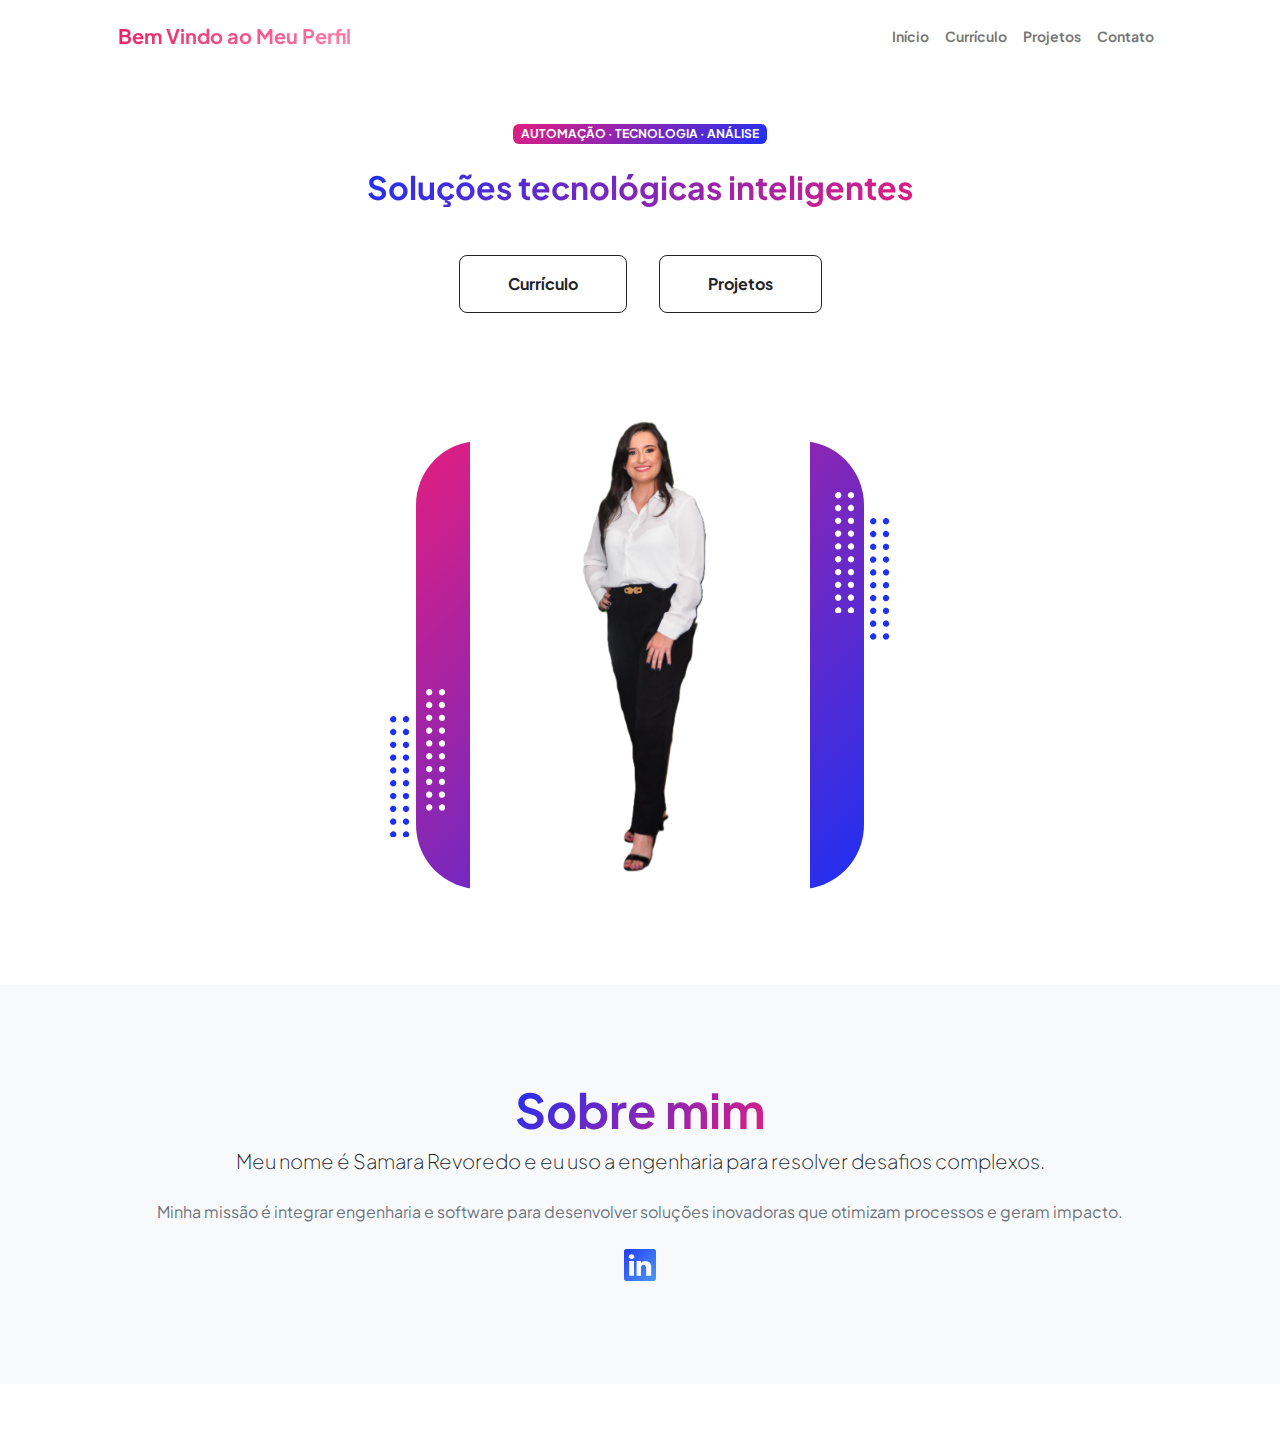
<file: index.html>
<!DOCTYPE html>
<html lang="en">
    <head>
        <meta charset="utf-8" />
        <meta name="viewport" content="width=device-width, initial-scale=1, shrink-to-fit=no" />
        <meta name="description" content="" />
        <meta name="author" content="" />
        <title>Minha página profissional</title>
        <!-- Favicon-->
        <link rel="icon" type="image/x-icon" href="assets/favicon.ico" />
        <!-- Custom Google font-->
        <link rel="preconnect" href="https://fonts.googleapis.com" />
        <link rel="preconnect" href="https://fonts.gstatic.com" crossorigin />
        <link href="https://fonts.googleapis.com/css2?family=Plus+Jakarta+Sans:wght@100;200;300;400;500;600;700;800;900&amp;display=swap" rel="stylesheet" />
        <!-- Bootstrap icons-->
        <link href="https://cdn.jsdelivr.net/npm/bootstrap-icons@1.8.1/font/bootstrap-icons.css" rel="stylesheet" />
        <!-- Core theme CSS (includes Bootstrap)-->
        <link href="css/styles.css" rel="stylesheet" />
    </head>
    <body class="d-flex flex-column h-100">
        <main class="flex-shrink-0">
            <!-- Navigation-->
            <nav class="navbar navbar-expand-lg navbar-light bg-white py-3">
                <div class="container px-5">
                    <a class="navbar-brand" href="index.html"><span class="fw-bolder text-gradient">Bem Vindo ao Meu Perfil</span></a>
                    <button class="navbar-toggler" type="button" data-bs-toggle="collapse" data-bs-target="#navbarSupportedContent" aria-controls="navbarSupportedContent" aria-expanded="false" aria-label="Toggle navigation"><span class="navbar-toggler-icon"></span></button>
                    <div class="collapse navbar-collapse" id="navbarSupportedContent">
                        <ul class="navbar-nav ms-auto mb-2 mb-lg-0 small fw-bolder">
                            <li class="nav-item"><a class="nav-link" href="index.html">Início</a></li>
                            <li class="nav-item"><a class="nav-link" href="resume.html">Currículo</a></li>
                            <li class="nav-item"><a class="nav-link" href="projects.html">Projetos</a></li>
                            <li class="nav-item"><a class="nav-link" href="contact.html">Contato</a></li>
                        </ul>
                    </div>
                </div>
            </nav>
            <!-- Header-->
            <header class="py-5">
                <div class="container px-5 pb-5">
                    <div class="row gx-5 align-items-center">
                        <div class="col-xxl-5">
                            <!-- Header text content-->
                            <div class="text-center text-xxl-start">
                                <div class="badge bg-gradient-primary-to-secondary text-white mb-4"><div class="text-uppercase">Automação &middot; Tecnologia &middot; Análise</div></div>
                                <h1 class="display-3 fw-bolder mb-5"><span class="text-gradient-secundary d-inline">Soluções tecnológicas inteligentes</span></h1>
                                <div class="d-grid gap-3 d-sm-flex justify-content-sm-center justify-content-xxl-start mb-3">
                                    <a class="btn btn-outline-dark btn-lg px-5 py-3 me-sm-3 fs-6 fw-bolder" href="resume.html">Currículo</a>
                                    <a class="btn btn-outline-dark btn-lg px-5 py-3 fs-6 fw-bolder" href="projects.html">Projetos</a>
                                </div>
                            </div>
                        </div>
                        <div class="col-xxl-7">
                            <!-- Header profile picture-->
                            <div class="d-flex justify-content-center mt-5 mt-xxl-0">
                                <div class="profile bg-gradient-primary-to-secondary">
                                    <!-- TIP: For best results, use a photo with a transparent background like the demo example below-->
                                    <!-- Watch a tutorial on how to do this on YouTube (link)-->
                                    <img class="profile-img" src="assets/profile.png" alt="..." />
                                    <div class="dots-1">
                                        <!-- SVG Dots-->
                                        <svg version="1.1" xmlns="http://www.w3.org/2000/svg" xmlns:xlink="http://www.w3.org/1999/xlink" x="0px" y="0px" viewBox="0 0 191.6 1215.4" style="enable-background: new 0 0 191.6 1215.4" xml:space="preserve">
                                            <g transform="translate(0.000000,1280.000000) scale(0.100000,-0.100000)">
                                                <path d="M227.7,12788.6c-105-35-200-141-222-248c-43-206,163-412,369-369c155,32,275,190,260,339c-11,105-90,213-190,262        C383.7,12801.6,289.7,12808.6,227.7,12788.6z"></path>
                                                <path d="M1507.7,12788.6c-151-50-253-216-222-362c25-119,136-230,254-255c194-41,395,142,375,339c-11,105-90,213-190,262        C1663.7,12801.6,1569.7,12808.6,1507.7,12788.6z"></path>
                                                <path d="M227.7,11508.6c-105-35-200-141-222-248c-43-206,163-412,369-369c155,32,275,190,260,339c-11,105-90,213-190,262        C383.7,11521.6,289.7,11528.6,227.7,11508.6z"></path>
                                                <path d="M1507.7,11508.6c-151-50-253-216-222-362c25-119,136-230,254-255c194-41,395,142,375,339c-11,105-90,213-190,262        C1663.7,11521.6,1569.7,11528.6,1507.7,11508.6z"></path>
                                                <path d="M227.7,10228.6c-105-35-200-141-222-248c-43-206,163-412,369-369c155,32,275,190,260,339c-11,105-90,213-190,262        C383.7,10241.6,289.7,10248.6,227.7,10228.6z"></path>
                                                <path d="M1507.7,10228.6c-105-35-200-141-222-248c-43-206,163-412,369-369c155,32,275,190,260,339c-11,105-90,213-190,262        C1663.7,10241.6,1569.7,10248.6,1507.7,10228.6z"></path>
                                                <path d="M227.7,8948.6c-105-35-200-141-222-248c-43-206,163-412,369-369c155,32,275,190,260,339c-11,105-90,213-190,262        C383.7,8961.6,289.7,8968.6,227.7,8948.6z"></path>
                                                <path d="M1507.7,8948.6c-105-35-200-141-222-248c-43-206,163-412,369-369c155,32,275,190,260,339c-11,105-90,213-190,262        C1663.7,8961.6,1569.7,8968.6,1507.7,8948.6z"></path>
                                                <path d="M227.7,7668.6c-105-35-200-141-222-248c-43-206,163-412,369-369c155,32,275,190,260,339c-11,105-90,213-190,262        C383.7,7681.6,289.7,7688.6,227.7,7668.6z"></path>
                                                <path d="M1507.7,7668.6c-105-35-200-141-222-248c-43-206,163-412,369-369c155,32,275,190,260,339c-11,105-90,213-190,262        C1663.7,7681.6,1569.7,7688.6,1507.7,7668.6z"></path>
                                                <path d="M227.7,6388.6c-105-35-200-141-222-248c-43-206,163-412,369-369c155,32,275,190,260,339c-11,105-90,213-190,262        C383.7,6401.6,289.7,6408.6,227.7,6388.6z"></path>
                                                <path d="M1507.7,6388.6c-105-35-200-141-222-248c-43-206,163-412,369-369c155,32,275,190,260,339c-11,105-90,213-190,262        C1663.7,6401.6,1569.7,6408.6,1507.7,6388.6z"></path>
                                                <path d="M227.7,5108.6c-105-35-200-141-222-248c-43-206,163-412,369-369c155,32,275,190,260,339c-11,105-90,213-190,262        C383.7,5121.6,289.7,5128.6,227.7,5108.6z"></path>
                                                <path d="M1507.7,5108.6c-105-35-200-141-222-248c-43-206,163-412,369-369c155,32,275,190,260,339c-11,105-90,213-190,262        C1663.7,5121.6,1569.7,5128.6,1507.7,5108.6z"></path>
                                                <path d="M227.7,3828.6c-105-35-200-141-222-248c-43-206,163-412,369-369c155,32,275,190,260,339c-11,105-90,213-190,262        C383.7,3841.6,289.7,3848.6,227.7,3828.6z"></path>
                                                <path d="M1507.7,3828.6c-105-35-200-141-222-248c-43-206,163-412,369-369c155,32,275,190,260,339c-11,105-90,213-190,262        C1663.7,3841.6,1569.7,3848.6,1507.7,3828.6z"></path>
                                                <path d="M227.7,2548.6c-105-35-200-141-222-248c-43-206,163-412,369-369c155,32,275,190,260,339c-11,105-90,213-190,262        C383.7,2561.6,289.7,2568.6,227.7,2548.6z"></path>
                                                <path d="M1507.7,2548.6c-105-35-200-141-222-248c-43-206,163-412,369-369c155,32,275,190,260,339c-11,105-90,213-190,262        C1663.7,2561.6,1569.7,2568.6,1507.7,2548.6z"></path>
                                                <path d="M227.7,1268.6c-105-35-200-141-222-248c-43-206,163-412,369-369c155,32,275,190,260,339c-11,105-90,213-190,262        C383.7,1281.6,289.7,1288.6,227.7,1268.6z"></path>
                                                <path d="M1507.7,1268.6c-105-35-200-141-222-248c-43-206,163-412,369-369c155,32,275,190,260,339c-11,105-90,213-190,262        C1663.7,1281.6,1569.7,1288.6,1507.7,1268.6z"></path>
                                            </g>
                                        </svg>
                                        <!-- END of SVG dots-->
                                    </div>
                                    <div class="dots-2">
                                        <!-- SVG Dots-->
                                        <svg version="1.1" xmlns="http://www.w3.org/2000/svg" xmlns:xlink="http://www.w3.org/1999/xlink" x="0px" y="0px" viewBox="0 0 191.6 1215.4" style="enable-background: new 0 0 191.6 1215.4" xml:space="preserve">
                                            <g transform="translate(0.000000,1280.000000) scale(0.100000,-0.100000)">
                                                <path d="M227.7,12788.6c-105-35-200-141-222-248c-43-206,163-412,369-369c155,32,275,190,260,339c-11,105-90,213-190,262        C383.7,12801.6,289.7,12808.6,227.7,12788.6z"></path>
                                                <path d="M1507.7,12788.6c-151-50-253-216-222-362c25-119,136-230,254-255c194-41,395,142,375,339c-11,105-90,213-190,262        C1663.7,12801.6,1569.7,12808.6,1507.7,12788.6z"></path>
                                                <path d="M227.7,11508.6c-105-35-200-141-222-248c-43-206,163-412,369-369c155,32,275,190,260,339c-11,105-90,213-190,262        C383.7,11521.6,289.7,11528.6,227.7,11508.6z"></path>
                                                <path d="M1507.7,11508.6c-151-50-253-216-222-362c25-119,136-230,254-255c194-41,395,142,375,339c-11,105-90,213-190,262        C1663.7,11521.6,1569.7,11528.6,1507.7,11508.6z"></path>
                                                <path d="M227.7,10228.6c-105-35-200-141-222-248c-43-206,163-412,369-369c155,32,275,190,260,339c-11,105-90,213-190,262        C383.7,10241.6,289.7,10248.6,227.7,10228.6z"></path>
                                                <path d="M1507.7,10228.6c-105-35-200-141-222-248c-43-206,163-412,369-369c155,32,275,190,260,339c-11,105-90,213-190,262        C1663.7,10241.6,1569.7,10248.6,1507.7,10228.6z"></path>
                                                <path d="M227.7,8948.6c-105-35-200-141-222-248c-43-206,163-412,369-369c155,32,275,190,260,339c-11,105-90,213-190,262        C383.7,8961.6,289.7,8968.6,227.7,8948.6z"></path>
                                                <path d="M1507.7,8948.6c-105-35-200-141-222-248c-43-206,163-412,369-369c155,32,275,190,260,339c-11,105-90,213-190,262        C1663.7,8961.6,1569.7,8968.6,1507.7,8948.6z"></path>
                                                <path d="M227.7,7668.6c-105-35-200-141-222-248c-43-206,163-412,369-369c155,32,275,190,260,339c-11,105-90,213-190,262        C383.7,7681.6,289.7,7688.6,227.7,7668.6z"></path>
                                                <path d="M1507.7,7668.6c-105-35-200-141-222-248c-43-206,163-412,369-369c155,32,275,190,260,339c-11,105-90,213-190,262        C1663.7,7681.6,1569.7,7688.6,1507.7,7668.6z"></path>
                                                <path d="M227.7,6388.6c-105-35-200-141-222-248c-43-206,163-412,369-369c155,32,275,190,260,339c-11,105-90,213-190,262        C383.7,6401.6,289.7,6408.6,227.7,6388.6z"></path>
                                                <path d="M1507.7,6388.6c-105-35-200-141-222-248c-43-206,163-412,369-369c155,32,275,190,260,339c-11,105-90,213-190,262        C1663.7,6401.6,1569.7,6408.6,1507.7,6388.6z"></path>
                                                <path d="M227.7,5108.6c-105-35-200-141-222-248c-43-206,163-412,369-369c155,32,275,190,260,339c-11,105-90,213-190,262        C383.7,5121.6,289.7,5128.6,227.7,5108.6z"></path>
                                                <path d="M1507.7,5108.6c-105-35-200-141-222-248c-43-206,163-412,369-369c155,32,275,190,260,339c-11,105-90,213-190,262        C1663.7,5121.6,1569.7,5128.6,1507.7,5108.6z"></path>
                                                <path d="M227.7,3828.6c-105-35-200-141-222-248c-43-206,163-412,369-369c155,32,275,190,260,339c-11,105-90,213-190,262        C383.7,3841.6,289.7,3848.6,227.7,3828.6z"></path>
                                                <path d="M1507.7,3828.6c-105-35-200-141-222-248c-43-206,163-412,369-369c155,32,275,190,260,339c-11,105-90,213-190,262        C1663.7,3841.6,1569.7,3848.6,1507.7,3828.6z"></path>
                                                <path d="M227.7,2548.6c-105-35-200-141-222-248c-43-206,163-412,369-369c155,32,275,190,260,339c-11,105-90,213-190,262        C383.7,2561.6,289.7,2568.6,227.7,2548.6z"></path>
                                                <path d="M1507.7,2548.6c-105-35-200-141-222-248c-43-206,163-412,369-369c155,32,275,190,260,339c-11,105-90,213-190,262        C1663.7,2561.6,1569.7,2568.6,1507.7,2548.6z"></path>
                                                <path d="M227.7,1268.6c-105-35-200-141-222-248c-43-206,163-412,369-369c155,32,275,190,260,339c-11,105-90,213-190,262        C383.7,1281.6,289.7,1288.6,227.7,1268.6z"></path>
                                                <path d="M1507.7,1268.6c-105-35-200-141-222-248c-43-206,163-412,369-369c155,32,275,190,260,339c-11,105-90,213-190,262        C1663.7,1281.6,1569.7,1288.6,1507.7,1268.6z"></path>
                                            </g>
                                        </svg>
                                        <!-- END of SVG dots-->
                                    </div>
                                    <div class="dots-3">
                                        <!-- SVG Dots-->
                                        <svg version="1.1" xmlns="http://www.w3.org/2000/svg" xmlns:xlink="http://www.w3.org/1999/xlink" x="0px" y="0px" viewBox="0 0 191.6 1215.4" style="enable-background: new 0 0 191.6 1215.4" xml:space="preserve">
                                            <g transform="translate(0.000000,1280.000000) scale(0.100000,-0.100000)">
                                                <path d="M227.7,12788.6c-105-35-200-141-222-248c-43-206,163-412,369-369c155,32,275,190,260,339c-11,105-90,213-190,262        C383.7,12801.6,289.7,12808.6,227.7,12788.6z"></path>
                                                <path d="M1507.7,12788.6c-151-50-253-216-222-362c25-119,136-230,254-255c194-41,395,142,375,339c-11,105-90,213-190,262        C1663.7,12801.6,1569.7,12808.6,1507.7,12788.6z"></path>
                                                <path d="M227.7,11508.6c-105-35-200-141-222-248c-43-206,163-412,369-369c155,32,275,190,260,339c-11,105-90,213-190,262        C383.7,11521.6,289.7,11528.6,227.7,11508.6z"></path>
                                                <path d="M1507.7,11508.6c-151-50-253-216-222-362c25-119,136-230,254-255c194-41,395,142,375,339c-11,105-90,213-190,262        C1663.7,11521.6,1569.7,11528.6,1507.7,11508.6z"></path>
                                                <path d="M227.7,10228.6c-105-35-200-141-222-248c-43-206,163-412,369-369c155,32,275,190,260,339c-11,105-90,213-190,262        C383.7,10241.6,289.7,10248.6,227.7,10228.6z"></path>
                                                <path d="M1507.7,10228.6c-105-35-200-141-222-248c-43-206,163-412,369-369c155,32,275,190,260,339c-11,105-90,213-190,262        C1663.7,10241.6,1569.7,10248.6,1507.7,10228.6z"></path>
                                                <path d="M227.7,8948.6c-105-35-200-141-222-248c-43-206,163-412,369-369c155,32,275,190,260,339c-11,105-90,213-190,262        C383.7,8961.6,289.7,8968.6,227.7,8948.6z"></path>
                                                <path d="M1507.7,8948.6c-105-35-200-141-222-248c-43-206,163-412,369-369c155,32,275,190,260,339c-11,105-90,213-190,262        C1663.7,8961.6,1569.7,8968.6,1507.7,8948.6z"></path>
                                                <path d="M227.7,7668.6c-105-35-200-141-222-248c-43-206,163-412,369-369c155,32,275,190,260,339c-11,105-90,213-190,262        C383.7,7681.6,289.7,7688.6,227.7,7668.6z"></path>
                                                <path d="M1507.7,7668.6c-105-35-200-141-222-248c-43-206,163-412,369-369c155,32,275,190,260,339c-11,105-90,213-190,262        C1663.7,7681.6,1569.7,7688.6,1507.7,7668.6z"></path>
                                                <path d="M227.7,6388.6c-105-35-200-141-222-248c-43-206,163-412,369-369c155,32,275,190,260,339c-11,105-90,213-190,262        C383.7,6401.6,289.7,6408.6,227.7,6388.6z"></path>
                                                <path d="M1507.7,6388.6c-105-35-200-141-222-248c-43-206,163-412,369-369c155,32,275,190,260,339c-11,105-90,213-190,262        C1663.7,6401.6,1569.7,6408.6,1507.7,6388.6z"></path>
                                                <path d="M227.7,5108.6c-105-35-200-141-222-248c-43-206,163-412,369-369c155,32,275,190,260,339c-11,105-90,213-190,262        C383.7,5121.6,289.7,5128.6,227.7,5108.6z"></path>
                                                <path d="M1507.7,5108.6c-105-35-200-141-222-248c-43-206,163-412,369-369c155,32,275,190,260,339c-11,105-90,213-190,262        C1663.7,5121.6,1569.7,5128.6,1507.7,5108.6z"></path>
                                                <path d="M227.7,3828.6c-105-35-200-141-222-248c-43-206,163-412,369-369c155,32,275,190,260,339c-11,105-90,213-190,262        C383.7,3841.6,289.7,3848.6,227.7,3828.6z"></path>
                                                <path d="M1507.7,3828.6c-105-35-200-141-222-248c-43-206,163-412,369-369c155,32,275,190,260,339c-11,105-90,213-190,262        C1663.7,3841.6,1569.7,3848.6,1507.7,3828.6z"></path>
                                                <path d="M227.7,2548.6c-105-35-200-141-222-248c-43-206,163-412,369-369c155,32,275,190,260,339c-11,105-90,213-190,262        C383.7,2561.6,289.7,2568.6,227.7,2548.6z"></path>
                                                <path d="M1507.7,2548.6c-105-35-200-141-222-248c-43-206,163-412,369-369c155,32,275,190,260,339c-11,105-90,213-190,262        C1663.7,2561.6,1569.7,2568.6,1507.7,2548.6z"></path>
                                                <path d="M227.7,1268.6c-105-35-200-141-222-248c-43-206,163-412,369-369c155,32,275,190,260,339c-11,105-90,213-190,262        C383.7,1281.6,289.7,1288.6,227.7,1268.6z"></path>
                                                <path d="M1507.7,1268.6c-105-35-200-141-222-248c-43-206,163-412,369-369c155,32,275,190,260,339c-11,105-90,213-190,262        C1663.7,1281.6,1569.7,1288.6,1507.7,1268.6z"></path>
                                            </g>
                                        </svg>
                                        <!-- END of SVG dots-->
                                    </div>
                                    <div class="dots-4">
                                        <!-- SVG Dots-->
                                        <svg version="1.1" xmlns="http://www.w3.org/2000/svg" xmlns:xlink="http://www.w3.org/1999/xlink" x="0px" y="0px" viewBox="0 0 191.6 1215.4" style="enable-background: new 0 0 191.6 1215.4" xml:space="preserve">
                                            <g transform="translate(0.000000,1280.000000) scale(0.100000,-0.100000)">
                                                <path d="M227.7,12788.6c-105-35-200-141-222-248c-43-206,163-412,369-369c155,32,275,190,260,339c-11,105-90,213-190,262        C383.7,12801.6,289.7,12808.6,227.7,12788.6z"></path>
                                                <path d="M1507.7,12788.6c-151-50-253-216-222-362c25-119,136-230,254-255c194-41,395,142,375,339c-11,105-90,213-190,262        C1663.7,12801.6,1569.7,12808.6,1507.7,12788.6z"></path>
                                                <path d="M227.7,11508.6c-105-35-200-141-222-248c-43-206,163-412,369-369c155,32,275,190,260,339c-11,105-90,213-190,262        C383.7,11521.6,289.7,11528.6,227.7,11508.6z"></path>
                                                <path d="M1507.7,11508.6c-151-50-253-216-222-362c25-119,136-230,254-255c194-41,395,142,375,339c-11,105-90,213-190,262        C1663.7,11521.6,1569.7,11528.6,1507.7,11508.6z"></path>
                                                <path d="M227.7,10228.6c-105-35-200-141-222-248c-43-206,163-412,369-369c155,32,275,190,260,339c-11,105-90,213-190,262        C383.7,10241.6,289.7,10248.6,227.7,10228.6z"></path>
                                                <path d="M1507.7,10228.6c-105-35-200-141-222-248c-43-206,163-412,369-369c155,32,275,190,260,339c-11,105-90,213-190,262        C1663.7,10241.6,1569.7,10248.6,1507.7,10228.6z"></path>
                                                <path d="M227.7,8948.6c-105-35-200-141-222-248c-43-206,163-412,369-369c155,32,275,190,260,339c-11,105-90,213-190,262        C383.7,8961.6,289.7,8968.6,227.7,8948.6z"></path>
                                                <path d="M1507.7,8948.6c-105-35-200-141-222-248c-43-206,163-412,369-369c155,32,275,190,260,339c-11,105-90,213-190,262        C1663.7,8961.6,1569.7,8968.6,1507.7,8948.6z"></path>
                                                <path d="M227.7,7668.6c-105-35-200-141-222-248c-43-206,163-412,369-369c155,32,275,190,260,339c-11,105-90,213-190,262        C383.7,7681.6,289.7,7688.6,227.7,7668.6z"></path>
                                                <path d="M1507.7,7668.6c-105-35-200-141-222-248c-43-206,163-412,369-369c155,32,275,190,260,339c-11,105-90,213-190,262        C1663.7,7681.6,1569.7,7688.6,1507.7,7668.6z"></path>
                                                <path d="M227.7,6388.6c-105-35-200-141-222-248c-43-206,163-412,369-369c155,32,275,190,260,339c-11,105-90,213-190,262        C383.7,6401.6,289.7,6408.6,227.7,6388.6z"></path>
                                                <path d="M1507.7,6388.6c-105-35-200-141-222-248c-43-206,163-412,369-369c155,32,275,190,260,339c-11,105-90,213-190,262        C1663.7,6401.6,1569.7,6408.6,1507.7,6388.6z"></path>
                                                <path d="M227.7,5108.6c-105-35-200-141-222-248c-43-206,163-412,369-369c155,32,275,190,260,339c-11,105-90,213-190,262        C383.7,5121.6,289.7,5128.6,227.7,5108.6z"></path>
                                                <path d="M1507.7,5108.6c-105-35-200-141-222-248c-43-206,163-412,369-369c155,32,275,190,260,339c-11,105-90,213-190,262        C1663.7,5121.6,1569.7,5128.6,1507.7,5108.6z"></path>
                                                <path d="M227.7,3828.6c-105-35-200-141-222-248c-43-206,163-412,369-369c155,32,275,190,260,339c-11,105-90,213-190,262        C383.7,3841.6,289.7,3848.6,227.7,3828.6z"></path>
                                                <path d="M1507.7,3828.6c-105-35-200-141-222-248c-43-206,163-412,369-369c155,32,275,190,260,339c-11,105-90,213-190,262        C1663.7,3841.6,1569.7,3848.6,1507.7,3828.6z"></path>
                                                <path d="M227.7,2548.6c-105-35-200-141-222-248c-43-206,163-412,369-369c155,32,275,190,260,339c-11,105-90,213-190,262        C383.7,2561.6,289.7,2568.6,227.7,2548.6z"></path>
                                                <path d="M1507.7,2548.6c-105-35-200-141-222-248c-43-206,163-412,369-369c155,32,275,190,260,339c-11,105-90,213-190,262        C1663.7,2561.6,1569.7,2568.6,1507.7,2548.6z"></path>
                                                <path d="M227.7,1268.6c-105-35-200-141-222-248c-43-206,163-412,369-369c155,32,275,190,260,339c-11,105-90,213-190,262        C383.7,1281.6,289.7,1288.6,227.7,1268.6z"></path>
                                                <path d="M1507.7,1268.6c-105-35-200-141-222-248c-43-206,163-412,369-369c155,32,275,190,260,339c-11,105-90,213-190,262        C1663.7,1281.6,1569.7,1288.6,1507.7,1268.6z"></path>
                                            </g>
                                        </svg>
                                        <!-- END of SVG dots-->
                                    </div>
                                </div>
                            </div>
                        </div>
                    </div>
                </div>
            </header>
            <!-- About Section-->
            <section class="bg-light py-5">
                <div class="container px-5">
                    <div class="row gx-5 justify-content-center">
                        <div class="col-xxl-8">
                            <div class="text-center my-5">
                                <h2 class="display-5 fw-bolder"><span class="text-gradient-secundary d-inline">Sobre mim</span></h2>
                                <p class="lead fw-light mb-4">Meu nome é Samara Revoredo e eu uso a engenharia para resolver desafios complexos.</p>
                                <p class="text-muted">Minha missão é integrar engenharia e software para desenvolver soluções inovadoras que otimizam processos e geram impacto.</p>
                                <div class="d-flex justify-content-center fs-2 gap-4">
                                    <a class="text-gradient-terciary" href="https://www.linkedin.com/in/samara-revoredo-830783224/"><i class="bi bi-linkedin"></i></a>
                                </div>
                            </div>
                        </div>
                    </div>
                </div>
            </section>
        </main>
        <!-- Footer-->
        <footer class="bg-white py-4 mt-auto">
            <div class="container px-5">
                <div class="row align-items-center justify-content-between flex-column flex-sm-row">
                </div>
            </div>
        </footer>
        <!-- Bootstrap core JS-->
        <script src="https://cdn.jsdelivr.net/npm/bootstrap@5.2.3/dist/js/bootstrap.bundle.min.js"></script>
        <!-- Core theme JS-->
        <script src="js/scripts.js"></script>
    </body>
</html>
</file>
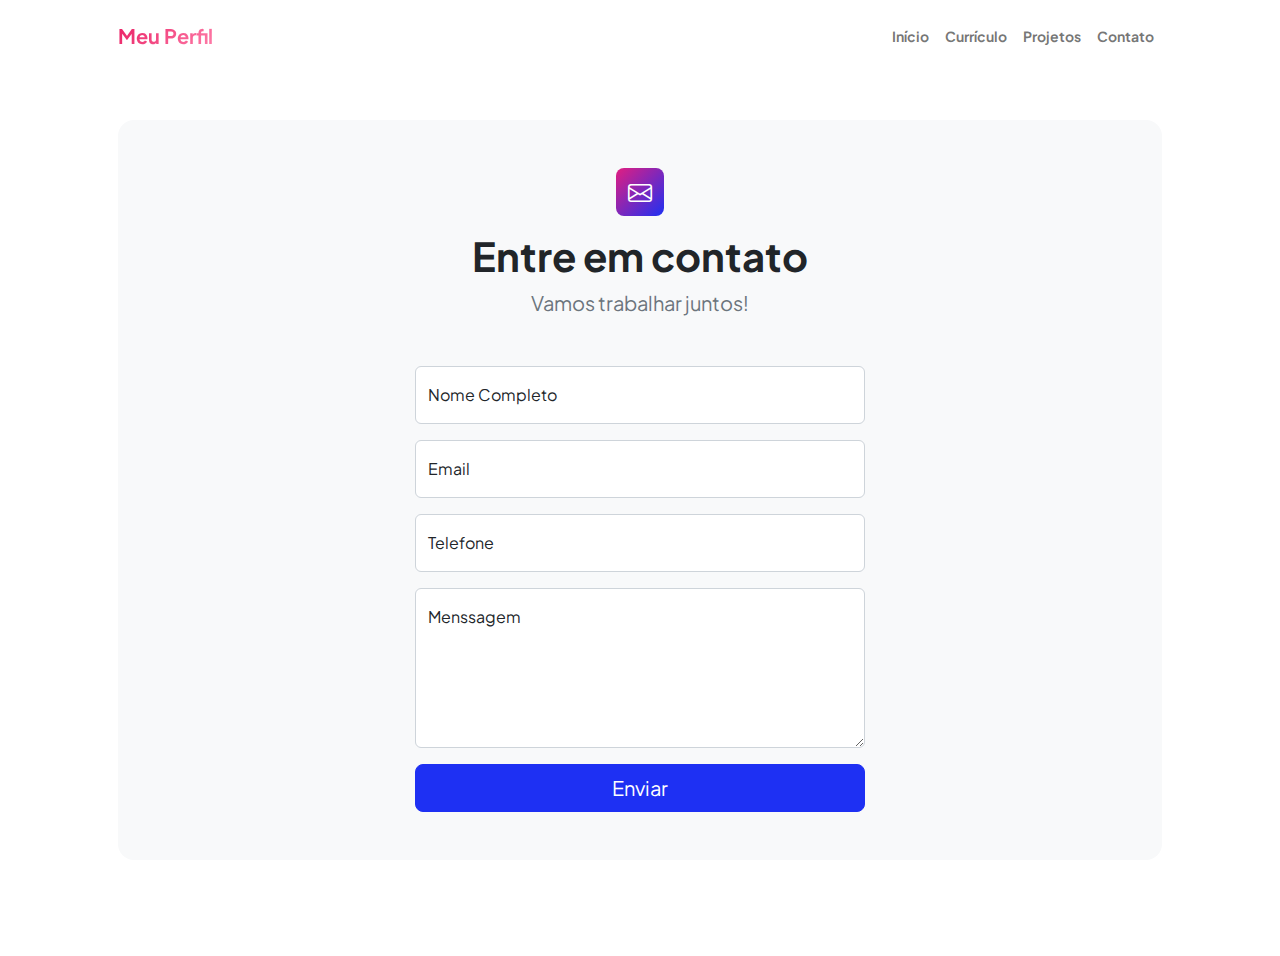
<file: contact.html>
<!DOCTYPE html>
<html lang="en">
    <head>
        <meta charset="utf-8" />
        <meta name="viewport" content="width=device-width, initial-scale=1, shrink-to-fit=no" />
        <meta name="description" content />
        <meta name="author" content />
        <title>Minha página profissional</title>
        <!-- Favicon-->
        <link rel="icon" type="image/x-icon" href="assets/favicon.ico" />
        <!-- Custom Google font-->
        <link rel="preconnect" href="https://fonts.googleapis.com" />
        <link rel="preconnect" href="https://fonts.gstatic.com" crossorigin />
        <link href="https://fonts.googleapis.com/css2?family=Plus+Jakarta+Sans:wght@100;200;300;400;500;600;700;800;900&amp;display=swap" rel="stylesheet" />
        <!-- Bootstrap icons-->
        <link href="https://cdn.jsdelivr.net/npm/bootstrap-icons@1.8.1/font/bootstrap-icons.css" rel="stylesheet" />
        <!-- Core theme CSS (includes Bootstrap)-->
        <link href="css/styles.css" rel="stylesheet" />
    </head>
    <body class="d-flex flex-column">
        <main class="flex-shrink-0">
            <!-- Navigation-->
            <nav class="navbar navbar-expand-lg navbar-light bg-white py-3">
                <div class="container px-5">
                    <a class="navbar-brand" href="index.html"><span class="fw-bolder text-gradient">Meu Perfil</span></a>
                    <button class="navbar-toggler" type="button" data-bs-toggle="collapse" data-bs-target="#navbarSupportedContent" aria-controls="navbarSupportedContent" aria-expanded="false" aria-label="Toggle navigation"><span class="navbar-toggler-icon"></span></button>
                    <div class="collapse navbar-collapse" id="navbarSupportedContent">
                        <ul class="navbar-nav ms-auto mb-2 mb-lg-0 small fw-bolder">
                            <li class="nav-item"><a class="nav-link" href="index.html">Início</a></li>
                            <li class="nav-item"><a class="nav-link" href="resume.html">Currículo</a></li>
                            <li class="nav-item"><a class="nav-link" href="projects.html">Projetos</a></li>
                            <li class="nav-item"><a class="nav-link" href="contact.html">Contato</a></li>
                        </ul>
                    </div>
                </div>
            </nav>
            <!-- Page content-->
            <section class="py-5">
                <div class="container px-5">
                    <!-- Contact form-->
                    <div class="bg-light rounded-4 py-5 px-4 px-md-5">
                        <div class="text-center mb-5">
                            <div class="feature bg-primary bg-gradient-primary-to-secondary text-white rounded-3 mb-3"><i class="bi bi-envelope"></i></div>
                            <h1 class="fw-bolder">Entre em contato</h1>
                            <p class="lead fw-normal text-muted mb-0">Vamos trabalhar juntos!</p>
                        </div>
                        <div class="row gx-5 justify-content-center">
                            <div class="col-lg-8 col-xl-6">
                                <form id="contactForm" action="https://formspree.io/f/meoewanp" method="POST">
                                    <!-- Nome input-->
                                    <div class="form-floating mb-3">
                                        <input class="form-control" id="name" name="name" type="text" placeholder="Enter your name..." required />
                                        <label for="name">Nome Completo</label>
                                    </div>
                                    <!-- Email address input-->
                                    <div class="form-floating mb-3">
                                        <input class="form-control" id="email" name="email" type="email" placeholder="name@example.com" required />
                                        <label for="email">Email</label>
                                    </div>
                                    <!-- Phone number input-->
                                    <div class="form-floating mb-3">
                                        <input class="form-control" id="phone" name="phone" type="tel" placeholder="(xx) xxxxx-xxxx" required />
                                        <label for="phone">Telefone</label>
                                    </div>
                                    <!-- Message input-->
                                    <div class="form-floating mb-3">
                                        <textarea class="form-control" id="message" name="message" placeholder="Enter your message here..." style="height: 10rem" required></textarea>
                                        <label for="message">Menssagem</label>
                                    </div>
                                    <!-- Submit Button-->
                                    <div class="d-grid"><button class="btn btn-primary btn-lg" type="submit">Enviar</button></div>
                                </form>
                            </div>
                        </div>
                    </div>
                </div>
            </section>
        </main>
        <!-- Footer-->
        <footer class="bg-white py-4 mt-auto">
        </footer>
        <!-- Bootstrap core JS-->
        <script src="https://cdn.jsdelivr.net/npm/bootstrap@5.2.3/dist/js/bootstrap.bundle.min.js"></script>
        <!-- Core theme JS-->
        <script src="js/scripts.js"></script>
    </body>
</html>
</file>
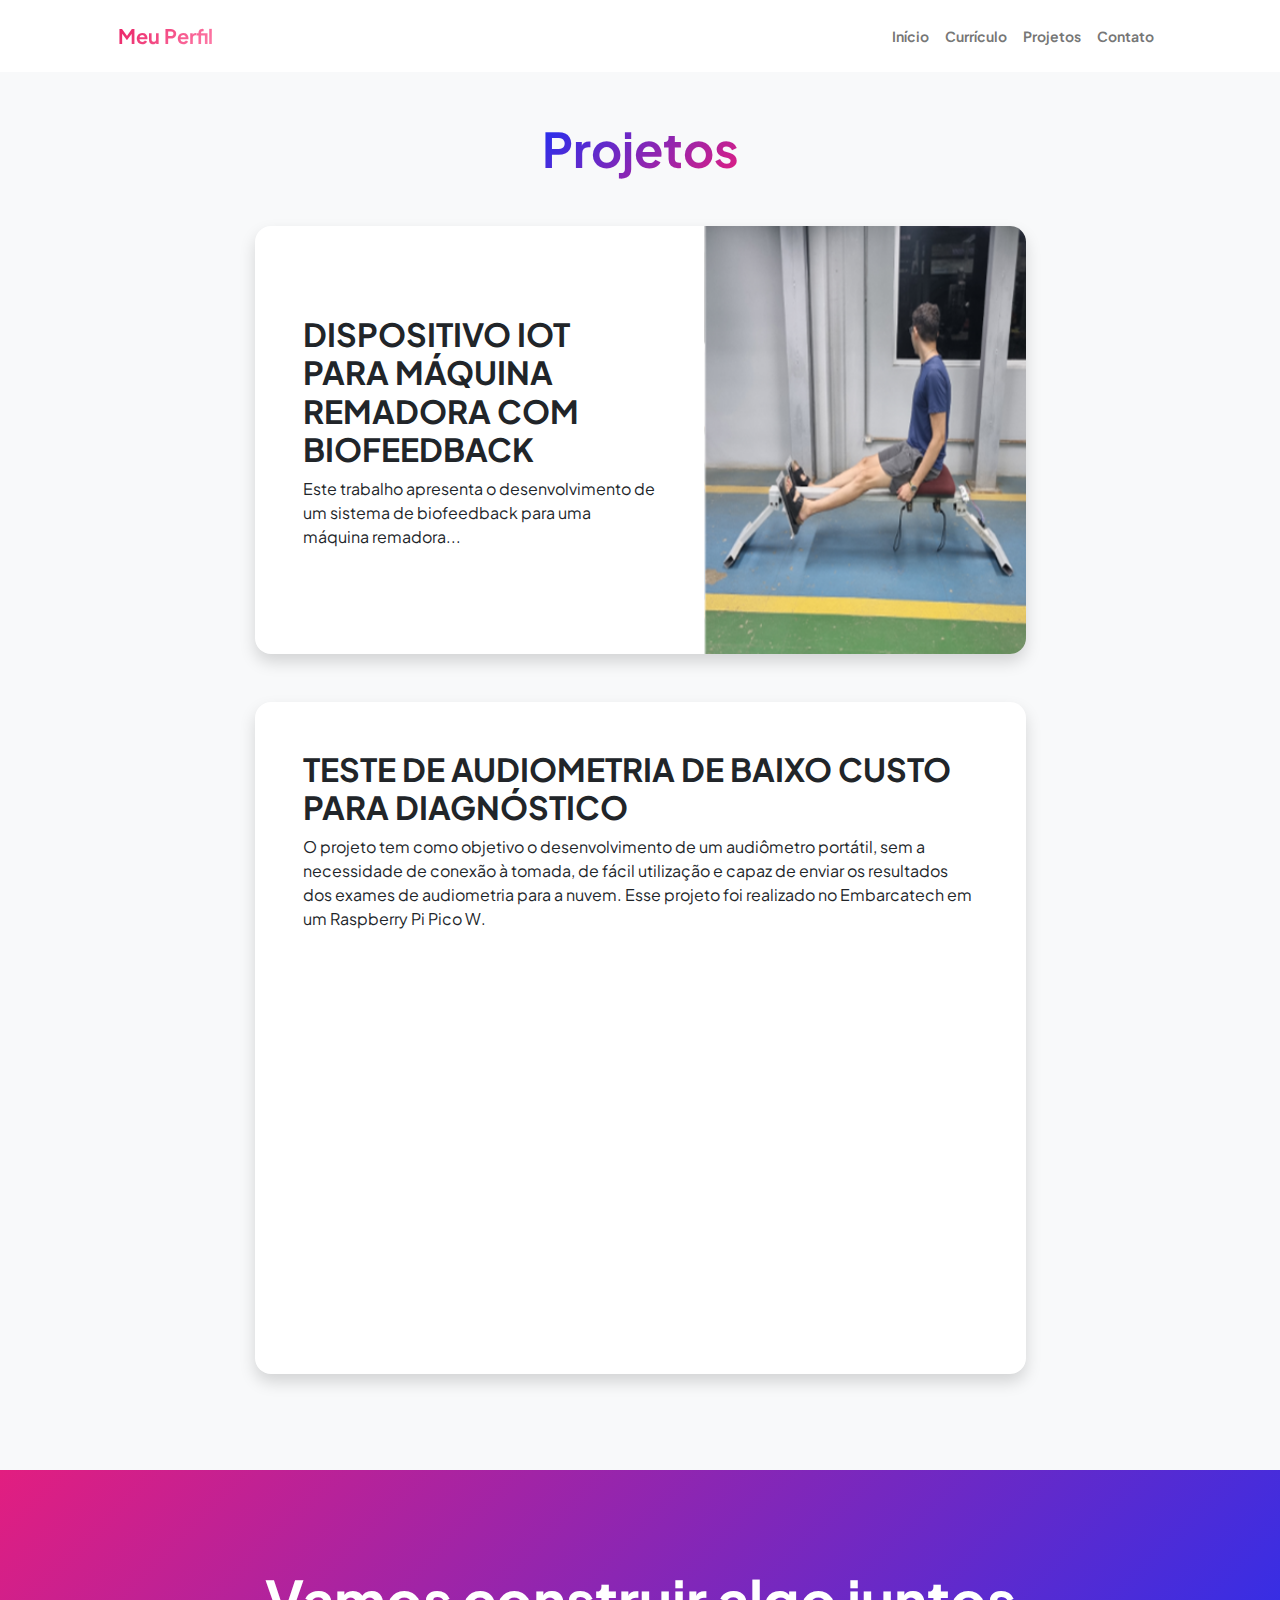
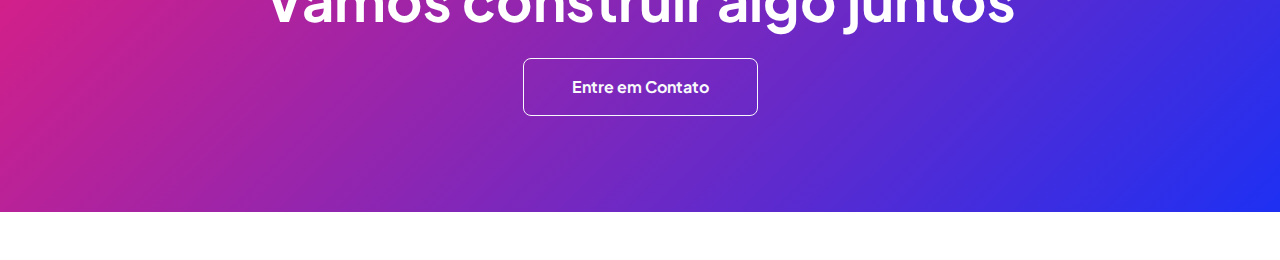
<file: projects.html>
<!DOCTYPE html>
<html lang="en">
    <head>
        <meta charset="utf-8" />
        <meta name="viewport" content="width=device-width, initial-scale=1, shrink-to-fit=no" />
        <meta name="description" content="" />
        <meta name="author" content="" />
        <title>Minha página profissional</title>
        <!-- Favicon-->
        <link rel="icon" type="image/x-icon" href="assets/favicon.ico" />
        <!-- Custom Google font-->
        <link rel="preconnect" href="https://fonts.googleapis.com" />
        <link rel="preconnect" href="https://fonts.gstatic.com" crossorigin />
        <link href="https://fonts.googleapis.com/css2?family=Plus+Jakarta+Sans:wght@100;200;300;400;500;600;700;800;900&amp;display=swap" rel="stylesheet" />
        <!-- Bootstrap icons-->
        <link href="https://cdn.jsdelivr.net/npm/bootstrap-icons@1.8.1/font/bootstrap-icons.css" rel="stylesheet" />
        <!-- Core theme CSS (includes Bootstrap)-->
        <link href="css/styles.css" rel="stylesheet" />
    </head>
    <body class="d-flex flex-column h-100 bg-light">
        <main class="flex-shrink-0">
            <!-- Navigation-->
            <nav class="navbar navbar-expand-lg navbar-light bg-white py-3">
                <div class="container px-5">
                    <a class="navbar-brand" href="index.html"><span class="fw-bolder text-gradient">Meu Perfil</span></a>
                    <button class="navbar-toggler" type="button" data-bs-toggle="collapse" data-bs-target="#navbarSupportedContent" aria-controls="navbarSupportedContent" aria-expanded="false" aria-label="Toggle navigation"><span class="navbar-toggler-icon"></span></button>
                    <div class="collapse navbar-collapse" id="navbarSupportedContent">
                        <ul class="navbar-nav ms-auto mb-2 mb-lg-0 small fw-bolder">
                            <li class="nav-item"><a class="nav-link" href="index.html">Início</a></li>
                            <li class="nav-item"><a class="nav-link" href="resume.html">Currículo</a></li>
                            <li class="nav-item"><a class="nav-link" href="projects.html">Projetos</a></li>
                            <li class="nav-item"><a class="nav-link" href="contact.html">Contato</a></li>
                        </ul>
                    </div>
                </div>
            </nav>
            <!-- Projects Section-->
            <section class="py-5">
                <div class="container px-5 mb-5">
                    <div class="text-center mb-5">
                        <h1 class="display-5 fw-bolder mb-0"><span class="text-gradient-secundary d-inline">Projetos</span></h1>
                    </div>
                    <div class="row gx-5 justify-content-center">
                        <div class="col-lg-11 col-xl-9 col-xxl-8">
                            <!-- Project Card 1-->
                            <div class="card overflow-hidden shadow rounded-4 border-0 mb-5">
                                <div class="card-body p-0">
                                    <div class="row align-items-center g-0">
                                        <div class="col-md-7 p-5">
                                            <h2 class="fw-bolder">DISPOSITIVO IOT PARA MÁQUINA REMADORA COM BIOFEEDBACK</h2>
                                            <p>Este trabalho apresenta o desenvolvimento de um sistema de biofeedback para uma máquina remadora...</p>
                                        </div>
                                        <div class="col-md-5">
                                            <img class="img-fluid w-100" src="assets/mamografia.png" alt="Descrição da imagem" />
                                        </div>
                                    </div>
                                </div>
                            </div>
                            <!-- Project Card 2-->
                            <div class="card overflow-hidden shadow rounded-4 border-0">
                                <div class="card-body p-0">
                                    <div class="d-flex align-items-center">
                                        <div class="p-5">
                                            <h2 class="fw-bolder">TESTE DE AUDIOMETRIA DE BAIXO CUSTO PARA DIAGNÓSTICO</h2>
                                            <p>O projeto tem como objetivo o desenvolvimento de um audiômetro portátil, sem a necessidade de conexão à tomada, de fácil utilização e capaz de enviar os resultados dos exames de audiometria para a nuvem. Esse projeto foi realizado no Embarcatech em um Raspberry Pi Pico W.</p>
                                            <!-- Vídeo do YouTube embutido -->
                                            <div class="ratio ratio-16x9">
                                                <iframe src="https://www.youtube.com/embed/c12Zxv6ncto" allowfullscreen></iframe>
                                            </div>
                                        </div>
                                    </div>
                                </div>
                            </div>

                        </div>
                    </div>
                </div>
            </section>
            <!-- Call to action section-->
            <section class="py-5 bg-gradient-primary-to-secondary text-white">
                <div class="container px-5 my-5">
                    <div class="text-center">
                        <h2 class="display-4 fw-bolder mb-4">Vamos construir algo juntos</h2>
                        <a class="btn btn-outline-light btn-lg px-5 py-3 fs-6 fw-bolder" href="contact.html">Entre em Contato</a>
                    </div>
                </div>
            </section>
        </main>
        <!-- Footer-->
        <footer class="bg-white py-4 mt-auto">

        </footer>
        <!-- Bootstrap core JS-->
        <script src="https://cdn.jsdelivr.net/npm/bootstrap@5.2.3/dist/js/bootstrap.bundle.min.js"></script>
        <!-- Core theme JS-->
        <script src="js/scripts.js"></script>
    </body>
</html>
</file>
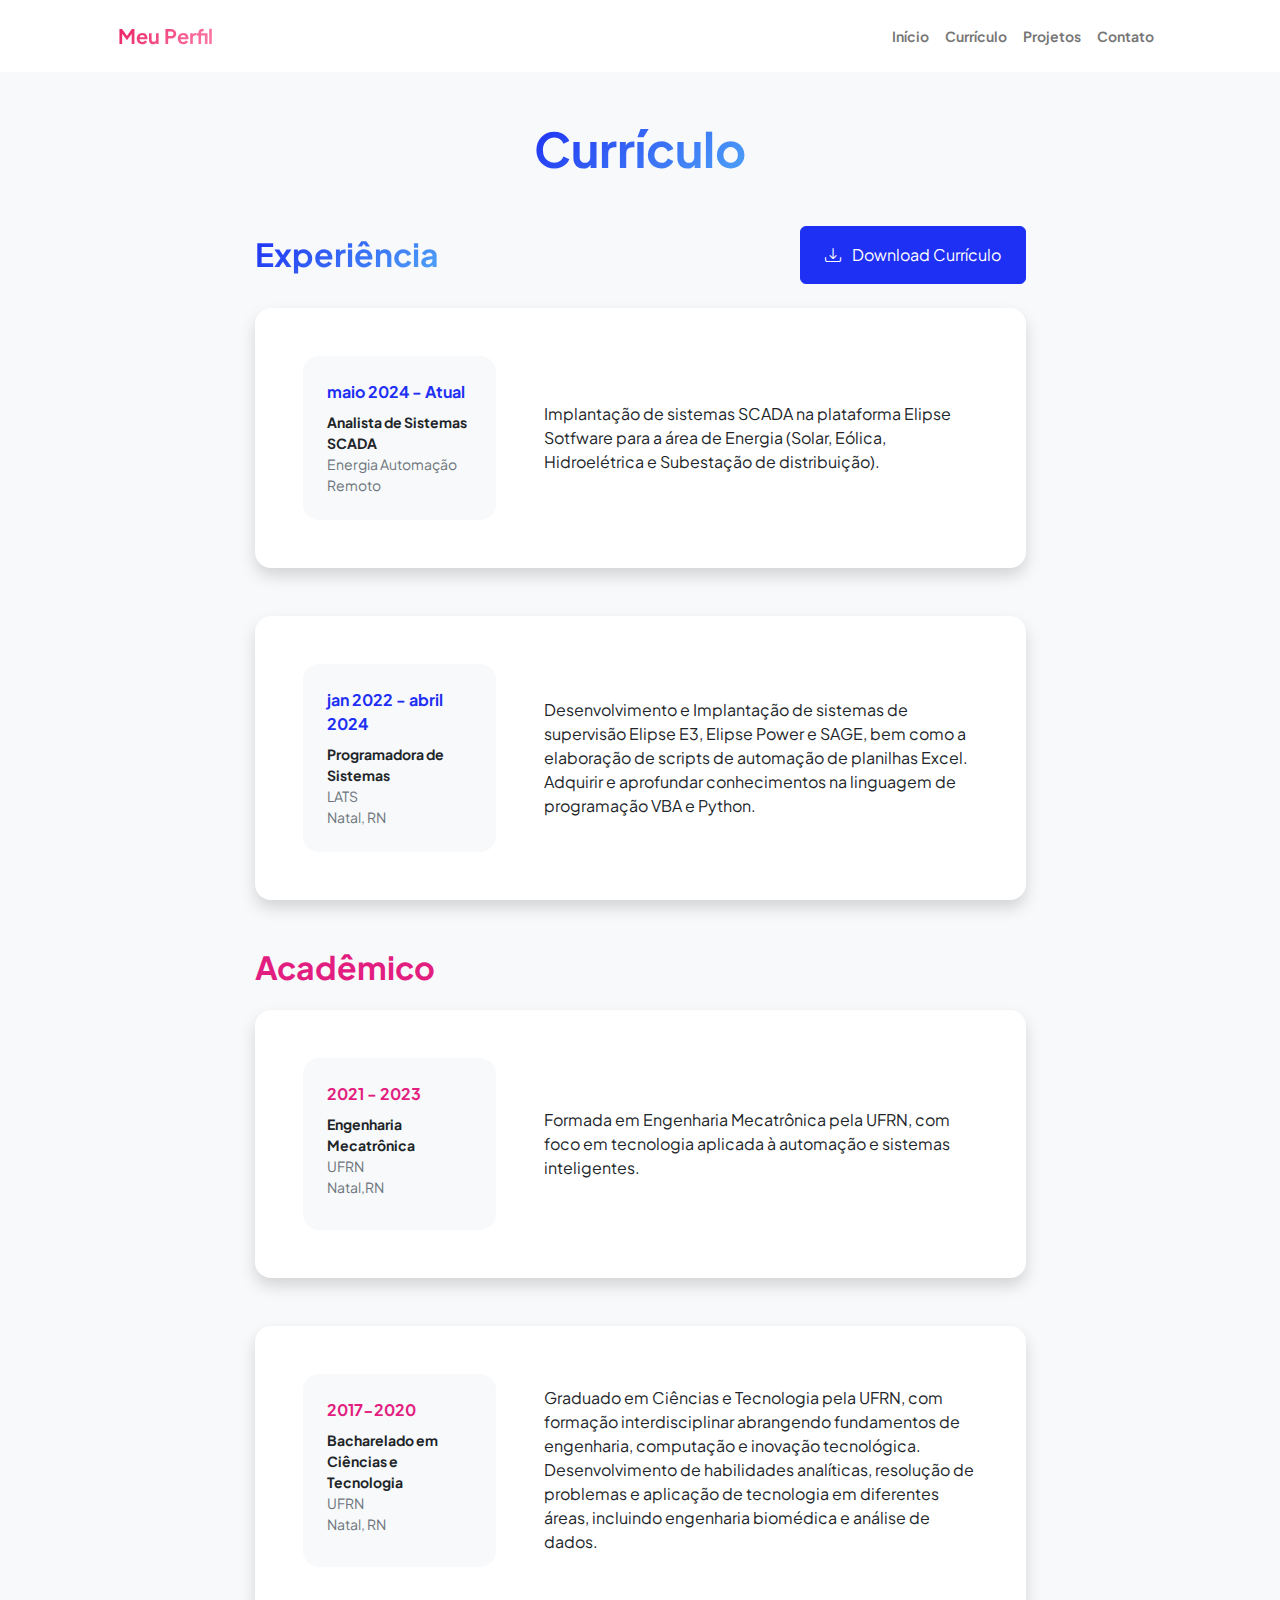
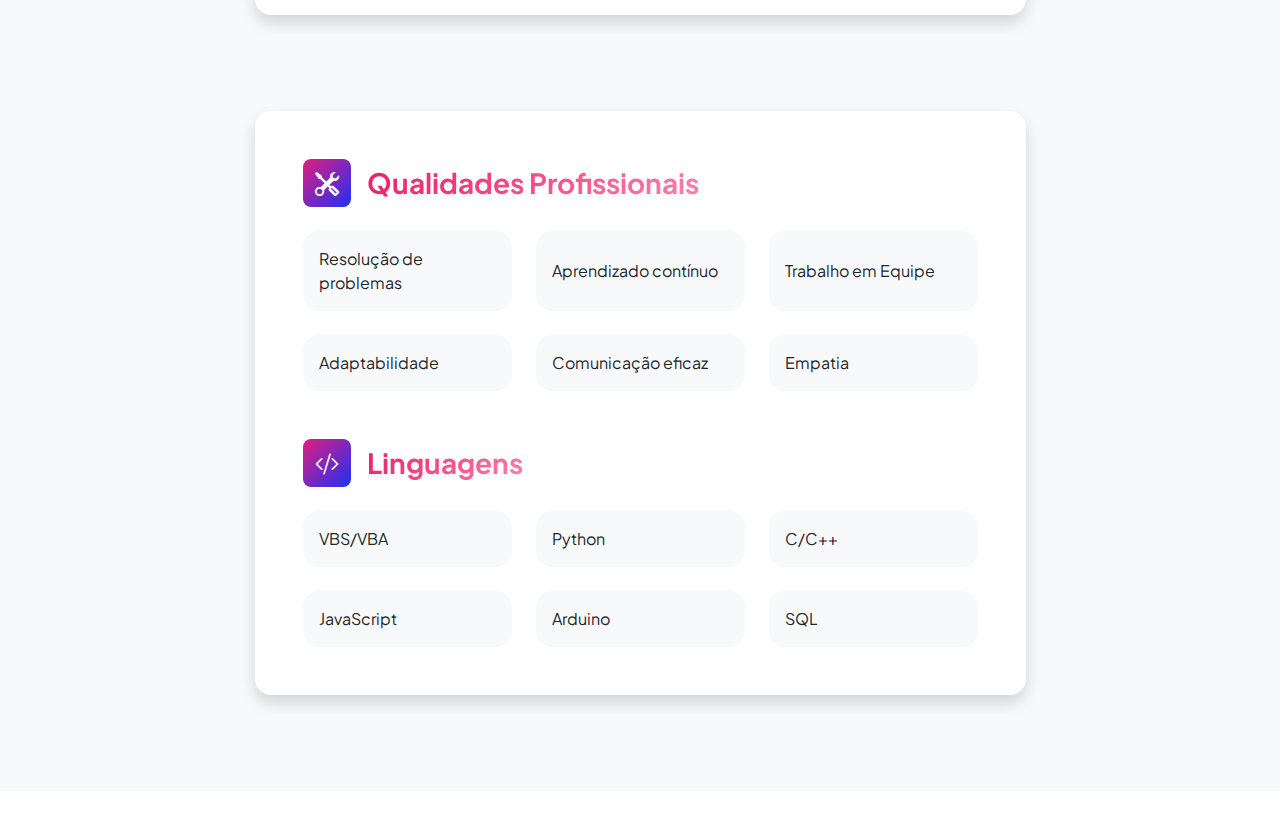
<file: resume.html>
<!DOCTYPE html>
<html lang="en">
    <head>
        <meta charset="utf-8" />
        <meta name="viewport" content="width=device-width, initial-scale=1, shrink-to-fit=no" />
        <meta name="description" content="" />
        <meta name="author" content="" />
        <title>Minha página profissional</title>
        <!-- Favicon-->
        <link rel="icon" type="image/x-icon" href="assets/favicon.ico" />
        <!-- Custom Google font-->
        <link rel="preconnect" href="https://fonts.googleapis.com" />
        <link rel="preconnect" href="https://fonts.gstatic.com" crossorigin />
        <link href="https://fonts.googleapis.com/css2?family=Plus+Jakarta+Sans:wght@100;200;300;400;500;600;700;800;900&amp;display=swap" rel="stylesheet" />
        <!-- Bootstrap icons-->
        <link href="https://cdn.jsdelivr.net/npm/bootstrap-icons@1.8.1/font/bootstrap-icons.css" rel="stylesheet" />
        <!-- Core theme CSS (includes Bootstrap)-->
        <link href="css/styles.css" rel="stylesheet" />
    </head>
    <body class="d-flex flex-column h-100 bg-light">
        <main class="flex-shrink-0">
            <!-- Navigation-->
            <nav class="navbar navbar-expand-lg navbar-light bg-white py-3">
                <div class="container px-5">
                    <a class="navbar-brand" href="index.html"><span class="fw-bolder text-gradient">Meu Perfil</span></a>
                    <button class="navbar-toggler" type="button" data-bs-toggle="collapse" data-bs-target="#navbarSupportedContent" aria-controls="navbarSupportedContent" aria-expanded="false" aria-label="Toggle navigation"><span class="navbar-toggler-icon"></span></button>
                    <div class="collapse navbar-collapse" id="navbarSupportedContent">
                        <ul class="navbar-nav ms-auto mb-2 mb-lg-0 small fw-bolder">
                            <li class="nav-item"><a class="nav-link" href="index.html">Início</a></li>
                            <li class="nav-item"><a class="nav-link" href="resume.html">Currículo</a></li>
                            <li class="nav-item"><a class="nav-link" href="projects.html">Projetos</a></li>
                            <li class="nav-item"><a class="nav-link" href="contact.html">Contato</a></li>
                        </ul>
                    </div>
                </div>
            </nav>
            <!-- Page Content-->
            <div class="container px-5 my-5">
                <div class="text-center mb-5">
                    <h1 class="display-5 fw-bolder mb-0"><span class="text-gradient-terciary d-inline">Currículo</span></h1>
                </div>
                <div class="row gx-5 justify-content-center">
                    <div class="col-lg-11 col-xl-9 col-xxl-8">
                        <!-- Experience Section-->
                        <section>
                            <div class="d-flex align-items-center justify-content-between mb-4">
                                <h2 class="text-gradient-terciary fw-bolder mb-0">Experiência</h2>
                                <!-- Download resume button-->
                                <!-- Note: Set the link href target to a PDF file within your project-->
                                <a class="btn btn-primary px-4 py-3" href="assets/curriculo.pdf">
                                    <div class="d-inline-block bi bi-download me-2"></div>
                                    Download Currículo
                                </a>
                            </div>
                            <!-- Experience Card 1-->
                            <div class="card shadow border-0 rounded-4 mb-5">
                                <div class="card-body p-5">
                                    <div class="row align-items-center gx-5">
                                        <div class="col text-center text-lg-start mb-4 mb-lg-0">
                                            <div class="bg-light p-4 rounded-4">
                                                <div class="text-primary fw-bolder mb-2"> maio 2024 - Atual</div>
                                                <div class="small fw-bolder">Analista de Sistemas SCADA</div>
                                                <div class="small text-muted">Energia Automação</div>
                                                <div class="small text-muted">Remoto</div>
                                            </div>
                                        </div>
                                        <div class="col-lg-8"><div>Implantação de sistemas SCADA na plataforma Elipse Sotfware para a área de Energia (Solar, Eólica, Hidroelétrica e Subestação de distribuição).</div></div>
                                    </div>
                                </div>
                            </div>
                            <!-- Experience Card 2-->
                            <div class="card shadow border-0 rounded-4 mb-5">
                                <div class="card-body p-5">
                                    <div class="row align-items-center gx-5">
                                        <div class="col text-center text-lg-start mb-4 mb-lg-0">
                                            <div class="bg-light p-4 rounded-4">
                                                <div class="text-primary fw-bolder mb-2">jan 2022 - abril 2024</div>
                                                <div class="small fw-bolder">Programadora de Sistemas</div>
                                                <div class="small text-muted">LATS</div>
                                                <div class="small text-muted">Natal, RN</div>
                                            </div>
                                        </div>
                                        <div class="col-lg-8"><div>Desenvolvimento e Implantação de sistemas de supervisão Elipse E3, Elipse Power e SAGE, bem como a elaboração de scripts de automação de planilhas Excel. Adquirir e aprofundar conhecimentos na linguagem de programação VBA e Python.</div></div>
                                    </div>
                                </div>
                            </div>
                        </section>
                        <!-- Education Section-->
                        <section>
                            <h2 class="text-secondary fw-bolder mb-4">Acadêmico</h2>
                            <!-- Education Card 1-->
                            <div class="card shadow border-0 rounded-4 mb-5">
                                <div class="card-body p-5">
                                    <div class="row align-items-center gx-5">
                                        <div class="col text-center text-lg-start mb-4 mb-lg-0">
                                            <div class="bg-light p-4 rounded-4">
                                                <div class="text-secondary fw-bolder mb-2">2021 - 2023</div>
                                                <div class="mb-2">
                                                    <div class="small fw-bolder">Engenharia Mecatrônica</div>
                                                    <div class="small text-muted">UFRN</div>
                                                    <div class="small text-muted">Natal,RN</div>
                                                </div>
                                            </div>
                                        </div>
                                        <div class="col-lg-8"><div>Formada em Engenharia Mecatrônica pela UFRN, com foco em tecnologia aplicada à automação e sistemas inteligentes. </div></div>
                                    </div>
                                </div>
                            </div>
                            <!-- Education Card 2-->
                            <div class="card shadow border-0 rounded-4 mb-5">
                                <div class="card-body p-5">
                                    <div class="row align-items-center gx-5">
                                        <div class="col text-center text-lg-start mb-4 mb-lg-0">
                                            <div class="bg-light p-4 rounded-4">
                                                <div class="text-secondary fw-bolder mb-2">2017-2020</div>
                                                <div class="mb-2">
                                                    <div class="small fw-bolder">Bacharelado em Ciências e Tecnologia</div>
                                                    <div class="small text-muted">UFRN</div>
                                                    <div class="small text-muted">Natal, RN</div>
                                                </div>
                                            </div>
                                        </div>
                                        <div class="col-lg-8"><div>Graduado em Ciências e Tecnologia pela UFRN, com formação interdisciplinar abrangendo fundamentos de engenharia, computação e inovação tecnológica. Desenvolvimento de habilidades analíticas, resolução de problemas e aplicação de tecnologia em diferentes áreas, incluindo engenharia biomédica e análise de dados.</div></div>
                                    </div>
                                </div>
                            </div>
                        </section>
                        <!-- Divider-->
                        <div class="pb-5"></div>
                        <!-- Skills Section-->
                        <section>
                            <!-- Skillset Card-->
                            <div class="card shadow border-0 rounded-4 mb-5">
                                <div class="card-body p-5">
                                    <!-- Professional skills list-->
                                    <div class="mb-5">
                                        <div class="d-flex align-items-center mb-4">
                                            <div class="feature bg-primary bg-gradient-primary-to-secondary text-white rounded-3 me-3"><i class="bi bi-tools"></i></div>
                                            <h3 class="fw-bolder mb-0"><span class="text-gradient d-inline">Qualidades Profissionais</span></h3>
                                        </div>
                                        <div class="row row-cols-1 row-cols-md-3 mb-4">
                                            <div class="col mb-4 mb-md-0"><div class="d-flex align-items-center bg-light rounded-4 p-3 h-100">Resolução de problemas</div></div>
                                            <div class="col mb-4 mb-md-0"><div class="d-flex align-items-center bg-light rounded-4 p-3 h-100">Aprendizado contínuo</div></div>
                                            <div class="col"><div class="d-flex align-items-center bg-light rounded-4 p-3 h-100">Trabalho em Equipe</div></div>
                                        </div>
                                        <div class="row row-cols-1 row-cols-md-3">
                                            <div class="col mb-4 mb-md-0"><div class="d-flex align-items-center bg-light rounded-4 p-3 h-100">Adaptabilidade </div></div>
                                            <div class="col mb-4 mb-md-0"><div class="d-flex align-items-center bg-light rounded-4 p-3 h-100">Comunicação eficaz </div></div>
                                            <div class="col"><div class="d-flex align-items-center bg-light rounded-4 p-3 h-100">Empatia </div></div>
                                        </div>
                                    </div>
                                    <!-- Languages list-->
                                    <div class="mb-0">
                                        <div class="d-flex align-items-center mb-4">
                                            <div class="feature bg-primary bg-gradient-primary-to-secondary text-white rounded-3 me-3"><i class="bi bi-code-slash"></i></div>
                                            <h3 class="fw-bolder mb-0"><span class="text-gradient d-inline">Linguagens</span></h3>
                                        </div>
                                        <div class="row row-cols-1 row-cols-md-3 mb-4">
                                            <div class="col mb-4 mb-md-0"><div class="d-flex align-items-center bg-light rounded-4 p-3 h-100">VBS/VBA</div></div>
                                            <div class="col mb-4 mb-md-0"><div class="d-flex align-items-center bg-light rounded-4 p-3 h-100">Python</div></div>
                                            <div class="col"><div class="d-flex align-items-center bg-light rounded-4 p-3 h-100">C/C++</div></div>
                                        </div>
                                        <div class="row row-cols-1 row-cols-md-3">
                                            <div class="col mb-4 mb-md-0"><div class="d-flex align-items-center bg-light rounded-4 p-3 h-100">JavaScript</div></div>
                                            <div class="col mb-4 mb-md-0"><div class="d-flex align-items-center bg-light rounded-4 p-3 h-100">Arduino</div></div>
                                            <div class="col"><div class="d-flex align-items-center bg-light rounded-4 p-3 h-100">SQL</div></div>
                                        </div>
                                    </div>
                                </div>
                            </div>
                        </section>
                    </div>
                </div>
            </div>
        </main>
        <!-- Footer-->
        <footer class="bg-white py-4 mt-auto">
        </footer>
        <!-- Bootstrap core JS-->
        <script src="https://cdn.jsdelivr.net/npm/bootstrap@5.2.3/dist/js/bootstrap.bundle.min.js"></script>
        <!-- Core theme JS-->
        <script src="js/scripts.js"></script>
    </body>
</html>
</file>
